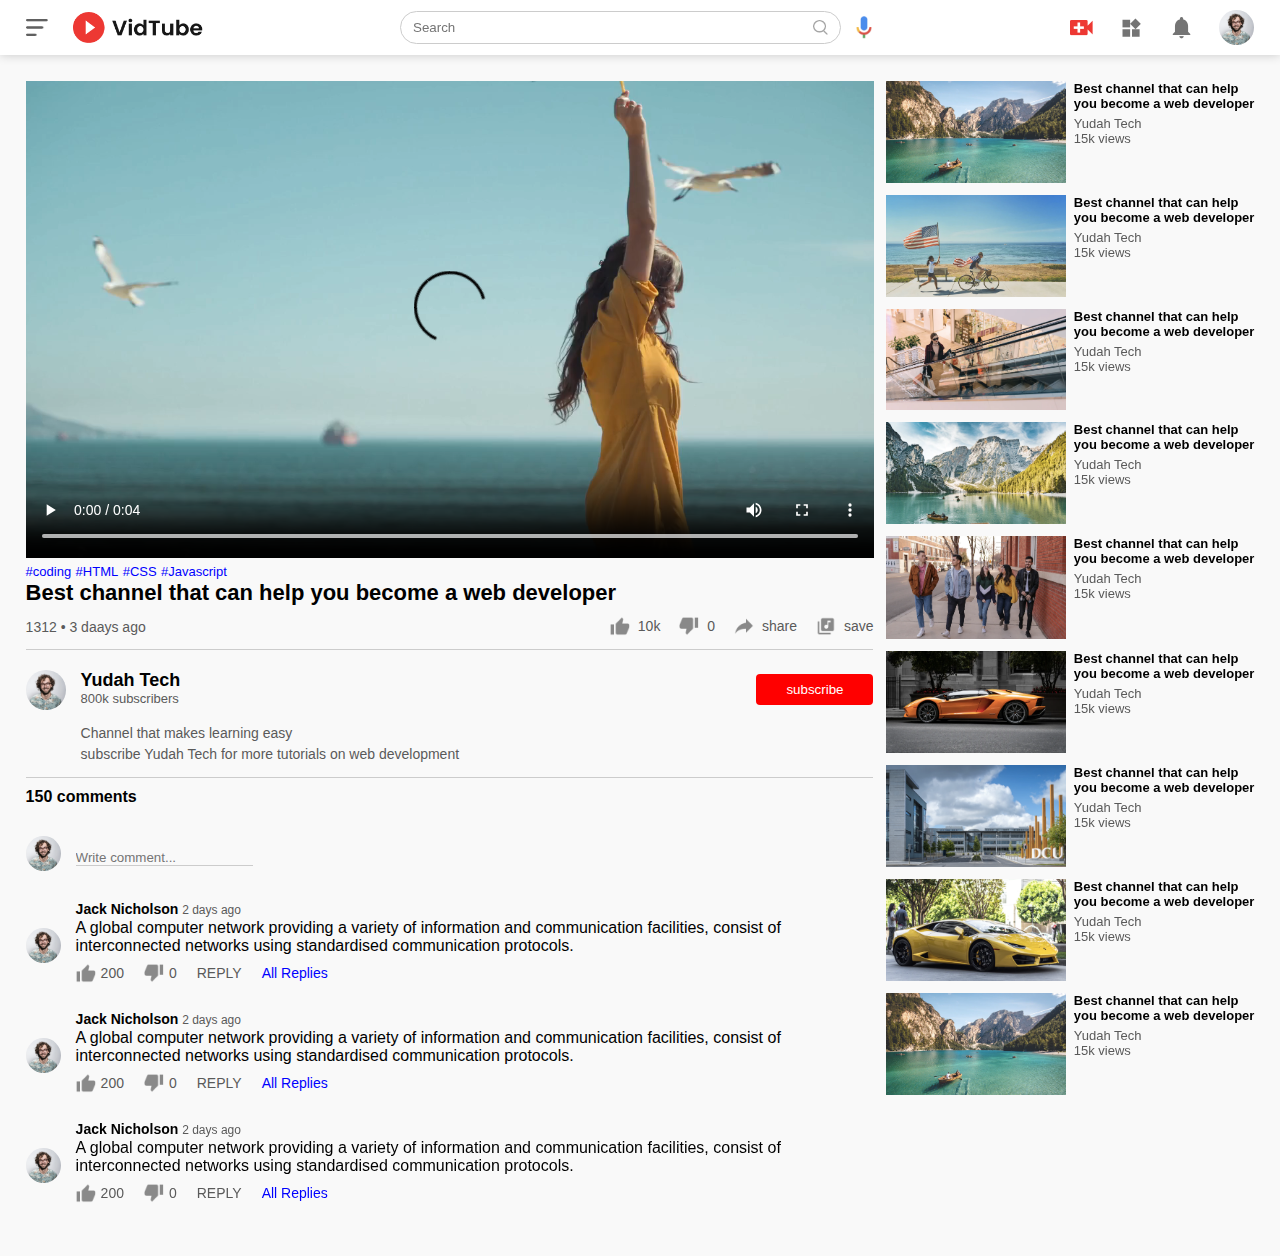
<file: play-video.html>
<!DOCTYPE html>
<html lang="en">
<head>
    <meta charset="UTF-8">
    <meta http-equiv="X-UA-Compatible" content="IE=edge">
    <meta name="viewport" content="width=device-width, initial-scale=1.0">
    <title>Play Video - Yudah Tech YouTube Channel</title>
    <link rel="stylesheet" href="style.css">
</head>
<body>
    <nav class="flex-div">
        <div class="nav-left flex-div">
            <img src="images/menu.png" alt="" class="menu-icon">
            <img src="images/logo.png" alt="" class="logo">
        </div>
        <div class="nav-middle flex-div">
            <div class="search-box flex-div">
                <input type="text" placeholder="Search">
                <img src="images/search.png" alt="">
            </div>
            <img src="images/voice-search.png" alt="" class="mic-icon">

        </div>
        <div class="nav-right flex-div">
            <img src="images/upload.png" alt="">
            <img src="images/more.png" alt="">
            <img src="images/notification.png" alt="">
            <img src="images/Jack.png" alt="" class="user-icon">
        </div>
    </nav>

    <div class="container play-container">
        <div class="row">
            <div class="play-video">
                <video  controls autoplay>
                    <source src="images/video.mp4" type="video/mp4">
                </video>
                <div class="tags">
                    <a href="">#coding</a> <a href="">#HTML</a> <a href="">#CSS</a> <a href="">#Javascript</a>
                </div>
                <h3>Best channel that can help you  become a web developer</h3>
                <div class="play-video-info">
                    <p>1312 &bull; 3 daays ago</p>
                    <div>
                        <a href=""><img src="images/like.png" alt="">10k</a>
                        <a href=""><img src="images/dislike.png" alt="">0</a>
                        <a href=""><img src="images/share.png" alt="">share</a>
                        <a href=""><img src="images/save.png" alt="">save</a>
                    </div>
                </div>
                <hr>
                <div class="publisher">
                    <img src="images/Jack.png" alt="">
                    <div>
                        <p>Yudah Tech</p>
                        <span>800k subscribers</span>
                    </div>
                    <button type="button">subscribe</button>
                </div>
                <div class="vid-description">
                    <p>Channel that makes learning easy</p>
                    <p>subscribe Yudah Tech for more tutorials on web development</p>
                </div>
                <hr>
                <h4>150 comments</h4>

                <div class="add-comment">
                    <img src="images/Jack.png" alt="">
                    <input type="text" placeholder="Write comment...">
                </div>
                <div class="old-comment">
                    <img src="images/Jack.png" alt="">
                    <div>
                        <h3>Jack Nicholson <span>2 days ago</span></h3>
                        <p>A global computer network providing a variety of information and communication facilities, consist of interconnected networks using standardised communication protocols. </p>
                        <div class="comment-action">
                            <img src="images/like.png" alt="">
                            <span>200</span>
                            <img src="images/dislike.png" alt="">
                            <span>0</span>
                            <span>REPLY</span>
                            <a href="">All Replies</a>
                        </div>
                    </div>
                </div>
                <div class="old-comment">
                    <img src="images/Jack.png" alt="">
                    <div>
                        <h3>Jack Nicholson <span>2 days ago</span></h3>
                        <p>A global computer network providing a variety of information and communication facilities, consist of interconnected networks using standardised communication protocols. </p>
                        <div class="comment-action">
                            <img src="images/like.png" alt="">
                            <span>200</span>
                            <img src="images/dislike.png" alt="">
                            <span>0</span>
                            <span>REPLY</span>
                            <a href="">All Replies</a>
                        </div>
                    </div>
                </div>
                <div class="old-comment">
                    <img src="images/Jack.png" alt="">
                    <div>
                        <h3>Jack Nicholson <span>2 days ago</span></h3>
                        <p>A global computer network providing a variety of information and communication facilities, consist of interconnected networks using standardised communication protocols. </p>
                        <div class="comment-action">
                            <img src="images/like.png" alt="">
                            <span>200</span>
                            <img src="images/dislike.png" alt="">
                            <span>0</span>
                            <span>REPLY</span>
                            <a href="">All Replies</a>
                        </div>
                    </div>
                </div>
            </div>
            <div class="right-sidebar">

               <div class="side-video-list">
               <a href="" class="small-thumbnail"><img src="images/thumbnail1.png" alt=""></a>
               <div class="vid-info">
                <a href="" >Best channel that can help you  become a web developer</a>
                <p>Yudah Tech</p>
                <p>15k views</p>
               </div>
            </div>
               <div class="side-video-list">
               <a href="" class="small-thumbnail"><img src="images/thumbnail2.png" alt=""></a>
               <div class="vid-info">
                <a href="" >Best channel that can help you  become a web developer</a>
                <p>Yudah Tech</p>
                <p>15k views</p>
               </div>
            </div>
               <div class="side-video-list">
               <a href="" class="small-thumbnail"><img src="images/thumbnail3.png" alt=""></a>
               <div class="vid-info">
                <a href="" >Best channel that can help you  become a web developer</a>
                <p>Yudah Tech</p>
                <p>15k views</p>
               </div>
            </div>
               <div class="side-video-list">
               <a href="" class="small-thumbnail"><img src="images/thumbnail4.png" alt=""></a>
               <div class="vid-info">
                <a href="" >Best channel that can help you  become a web developer</a>
                <p>Yudah Tech</p>
                <p>15k views</p>
               </div>
            </div>
               <div class="side-video-list">
               <a href="" class="small-thumbnail"><img src="images/thumbnail5.png" alt=""></a>
               <div class="vid-info">
                <a href="" >Best channel that can help you  become a web developer</a>
                <p>Yudah Tech</p>
                <p>15k views</p>
               </div>
            </div>
               <div class="side-video-list">
               <a href="" class="small-thumbnail"><img src="images/thumbnail6.png" alt=""></a>
               <div class="vid-info">
                <a href="" >Best channel that can help you  become a web developer</a>
                <p>Yudah Tech</p>
                <p>15k views</p>
               </div>
            </div>
               <div class="side-video-list">
               <a href="" class="small-thumbnail"><img src="images/thumbnail7.png" alt=""></a>
               <div class="vid-info">
                <a href="" >Best channel that can help you  become a web developer</a>
                <p>Yudah Tech</p>
                <p>15k views</p>
               </div>
            </div>
               <div class="side-video-list">
               <a href="" class="small-thumbnail"><img src="images/thumbnail8.png" alt=""></a>
               <div class="vid-info">
                <a href="" >Best channel that can help you  become a web developer</a>
                <p>Yudah Tech</p>
                <p>15k views</p>
               </div>
            </div>
               <div class="side-video-list">
               <a href="" class="small-thumbnail"><img src="images/thumbnail1.png" alt=""></a>
               <div class="vid-info">
                <a href="" >Best channel that can help you  become a web developer</a>
                <p>Yudah Tech</p>
                <p>15k views</p>
               </div>
            </div>



            </div>
        </div>
    </div>
    
</body>
</html>
</file>
<file: style.css>
*{
    margin: 0;
    padding: 0;
    font-family: 'poppins', sans-serif;
    box-sizing: border-box;
}

a{
    text-decoration: none;
    color: #5a5a5a;
}

img{
    cursor: pointer;
}

.flex-div{
    display: flex;
    align-items: center;
}
nav{
    padding: 10px 2%;
    justify-content: space-between;
    box-shadow:0 0 10px rgba(0, 0, 0, 0.2);
    position: sticky;
    background: #fff;
    top: 0;
    z-index: 10;
}

.nav-right img{
    width: 25px;
    margin-right: 25px;
}

.nav-right .user-icon{
    width: 35px;
    border-radius: 50%;
    margin-right: 0;
}

.nav-left .menu-icon{
    width: 22px;
    margin-right: 25px;
}

.nav-left .logo{
    width: 130px;
}

.nav-middle .mic-icon{
    width: 16px;
}

.nav-middle .search-box{
    border: 1px solid #ccc;
    margin-right: 15px;
    padding: 8px 12px;
    border-radius: 25px;
}

.nav-middle .search-box input{
    width: 400px;
    border: 0;
    outline: 0;
    background: transparent;
}

.nav-middle .search-box img{
    width:15px;
}

/* --sidebar-- */
.sidebar{
    background: #fff;
    width: 15%;
    height: 100vh;
    position: fixed;
    top: 0;
    padding-left: 2%;
    padding-top: 80px;
}

.shortcut-links a img{
    width: 20px;
    margin-right: 20px;
}

.shortcut-links a{
    display: flex;
    margin-bottom: 20px;
    align-items: center;
    width: fit-content;
    flex-wrap: wrap;
}

.shortcut-links a:first-child{
    color: #ed3833;
}

.sidebar hr{
    border: 0;
    height: 1px;
    background: #ccc;
    width:85%;
}

.Subscribed-list h3{
    font-size: 13px;
    margin: 20px 0;
    color: #5a5a5a;

}

.Subscribed-list a{
    display: flex;
    align-items: center;
    margin-bottom: 20px;
    width: fit-content;
    flex-wrap: wrap;
}

.Subscribed-list a img{
    width: 25px;
    border-radius: 50%;
    margin-right: 20px;
}

.small-sidebar{
    width: 5%;
}

.small-sidebar a p{
    display: none;
}

.small-sidebar h3{
    display: none;
}

.small-sidebar hr{
    width: 50%;
    margin-bottom: 25px;
}

/* ------- main -------  */

.container{
    background: #f9f9f9;
    padding-left: 17%;
    padding-right: 2%;
    padding-top: 20px;
    padding-bottom: 20px;
}

.large-container{
    padding-left: 7%;
}
.banner{
    width: 100%;
}

.banner img{
    width: 100%;
    border-radius: 8px;
}

.list-container{
    display: grid;
    grid-template-columns: repeat(auto-fit, minmax(250px, 1fr));
    grid-column-gap: 16px;
    grid-row-gap: 30px;
    margin-top: 15px;
}

.vidlist .thumbnail{
    width: 100%;
    border-radius: 5px;
}

.vidlist .flex-div{
    align-items: flex-start;
    margin-top: 7px;
}

.vidlist .flex-div img{
    width: 35px;
    margin-right: 10px;
    border-radius: 50%;
}

.vid-info{
    color: #5a5a5a;
    font-size: 13px;
}

.vid-info a{
    color: #000;
    font-weight: 600;
    display: block;
    margin-bottom: 5px;
}

.vid-info{
    color: #5a5a5a;
    font-size: 13px;
}

.vid-info a{
    color: #000;
    font-weight: 600;
    display: block;
    margin-bottom: 5px;
}

@media (max-width: 900px){
    .menu-icon{
        display: none;
    }
    .sidebar{
        display: none;
    }

    .container ,.large-container{
        padding-left: 5%;
        padding-right: 5%;
    }

    .nav-right img{
        display: none;
    }

    .nav-right .user-icon{
        display: block;
        width: 30px;
    }

    .nav-middle .search-box input{
        width: 100px;
    }

    .nav-middle .mic-icon{
        display: none;
    }

    .logo{
        width: 90px;
    }

}


/* -------------------  play-video page  -------------------- */

.play-container{
    padding: 2%;
}

.row{
    display: flex;
    justify-content: space-between;
    flex-wrap: wrap;
}

.play-video{
    flex-basis: 69%;
}

.right-sidebar{
    flex-basis: 30%;
}

.play-video video{
    width: 100%;
}

.side-video-list{
    display: flex;
    justify-content: space-between;
    margin-bottom: 8px;
}

.side-video-list img{
    width: 100%;
}

.side-video-list .small-thumbnail{
    flex-basis: 49%;
}

.side-video-list .vid-info{
    flex-basis: 49%;
}

.play-video .tags a{
    color: #0000ff;
    font-size: 13px;
}

.play-video h3{
    font-weight: 600;
    font-size: 22px;
}

.play-video .play-video-info{
    display: flex;
    align-items: center;
    justify-content: space-between;
    flex-wrap: wrap;
    margin-top: 10px;
    font-size: 14px;
    color: #5a5a5a;
}

.play-video .play-video-info a img{
    width: 20px;
    margin-right: 8px;
}

.play-video .play-video-info a{
    display: inline-flex;
    align-items: center;
    margin-left: 15px;
}

.play-video hr{
    border: 0;
    height: 1px;
    background: #ccc;
    margin: 10px 0;
}

.publisher{
    display: flex;
    align-items: center;
    margin-top: 20px;
}

.publisher div{
    flex: 1;
    line-height: 18px;
}

.publisher img{
    width: 40px;
    border-radius: 50%;
    margin-right: 15px ;
}

.publisher div p{
    color: #000;
    font-weight: 600;
    font-size: 18px;
}

.publisher div span{
    font-size: 13px;
    color: #5a5a5a;
}

.publisher button{
    background: red;
    color: #fff;
    padding: 8px 30px;
    border: 0;
    outline: 0;
    border-radius: 4px;
    cursor: pointer;
}

.vid-description{
    padding-left: 55px;
    margin: 15px 0;
}

.vid-description p{
    font-size: 14px;
    margin-bottom: 5px;
    color: #5a5a5a;
}

.vid-description h4{
    font-size: 14px;
    color: #5a5a5a;
    margin-top: 15px;
}

.add-comment{
    display: flex;
    align-items: center;
    margin: 30px 0;

}

.add-comment img{
    width: 35px;
    border-radius: 50%;
    margin-right: 15px;
}

.add-comment input{
    border: 0;
    outline: 0;
    border-bottom: 1px solid #ccc;
    padding-top: 10px;
    background: transparent;

}

.old-comment{
    display: flex;
    align-items: center;
    margin: 20px 0;
}

.old-comment img{
    width: 35px;
    border-radius: 50%;
    margin-right: 15px;
}

.old-comment h3{
    font-size: 14px;
    margin-bottom: 2px;
}
.old-comment h3 span{
    font-size: 12px;
    color: #5a5a5a;
    font-weight: 500;
    margin-right: 8px;
}

.old-comment .comment-action{
    display: flex;
    align-items: center;
    margin: 8px 0;
    font-size: 14px;
}

.old-comment .comment-action img{
    border-radius: 0;
    width: 20px;
    margin-right: 5px;
}

.old-comment .comment-action span{
    margin-right: 20px;
    color: #5a5a5a;
}

.old-comment .comment-action a{
    color: #0000ff;
}

@media (max-width:900px){
    .play-video{
        flex-basis: 100%;
    }

    .right-sidebar{
        flex-basis: 100%;
    }
    .play-container{
        padding-left: 5%;
    }

    .vid-description{
        padding-left: 0;
    }
    .play-video .play-video-info{
        margin-left: 0 ;
        margin-right: 15px;
        margin-top: 15px;
    }
}
</file>
